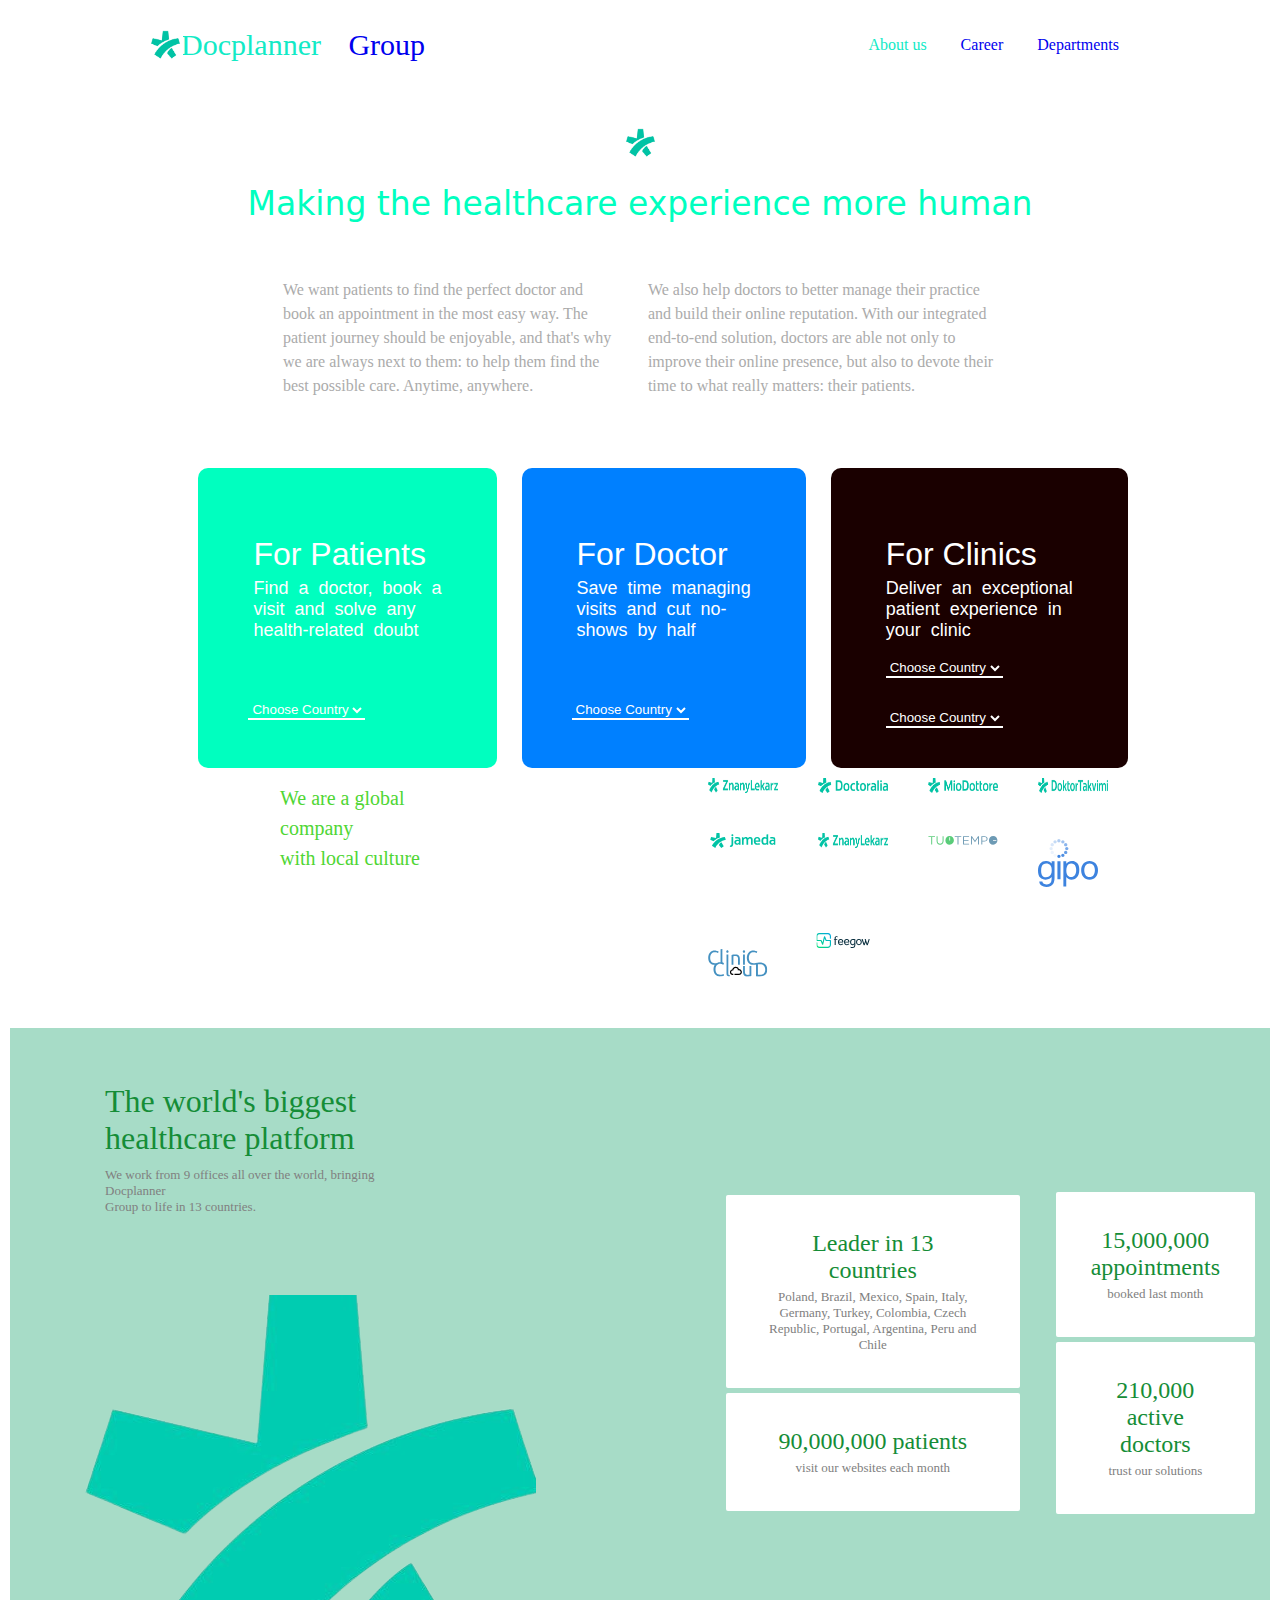
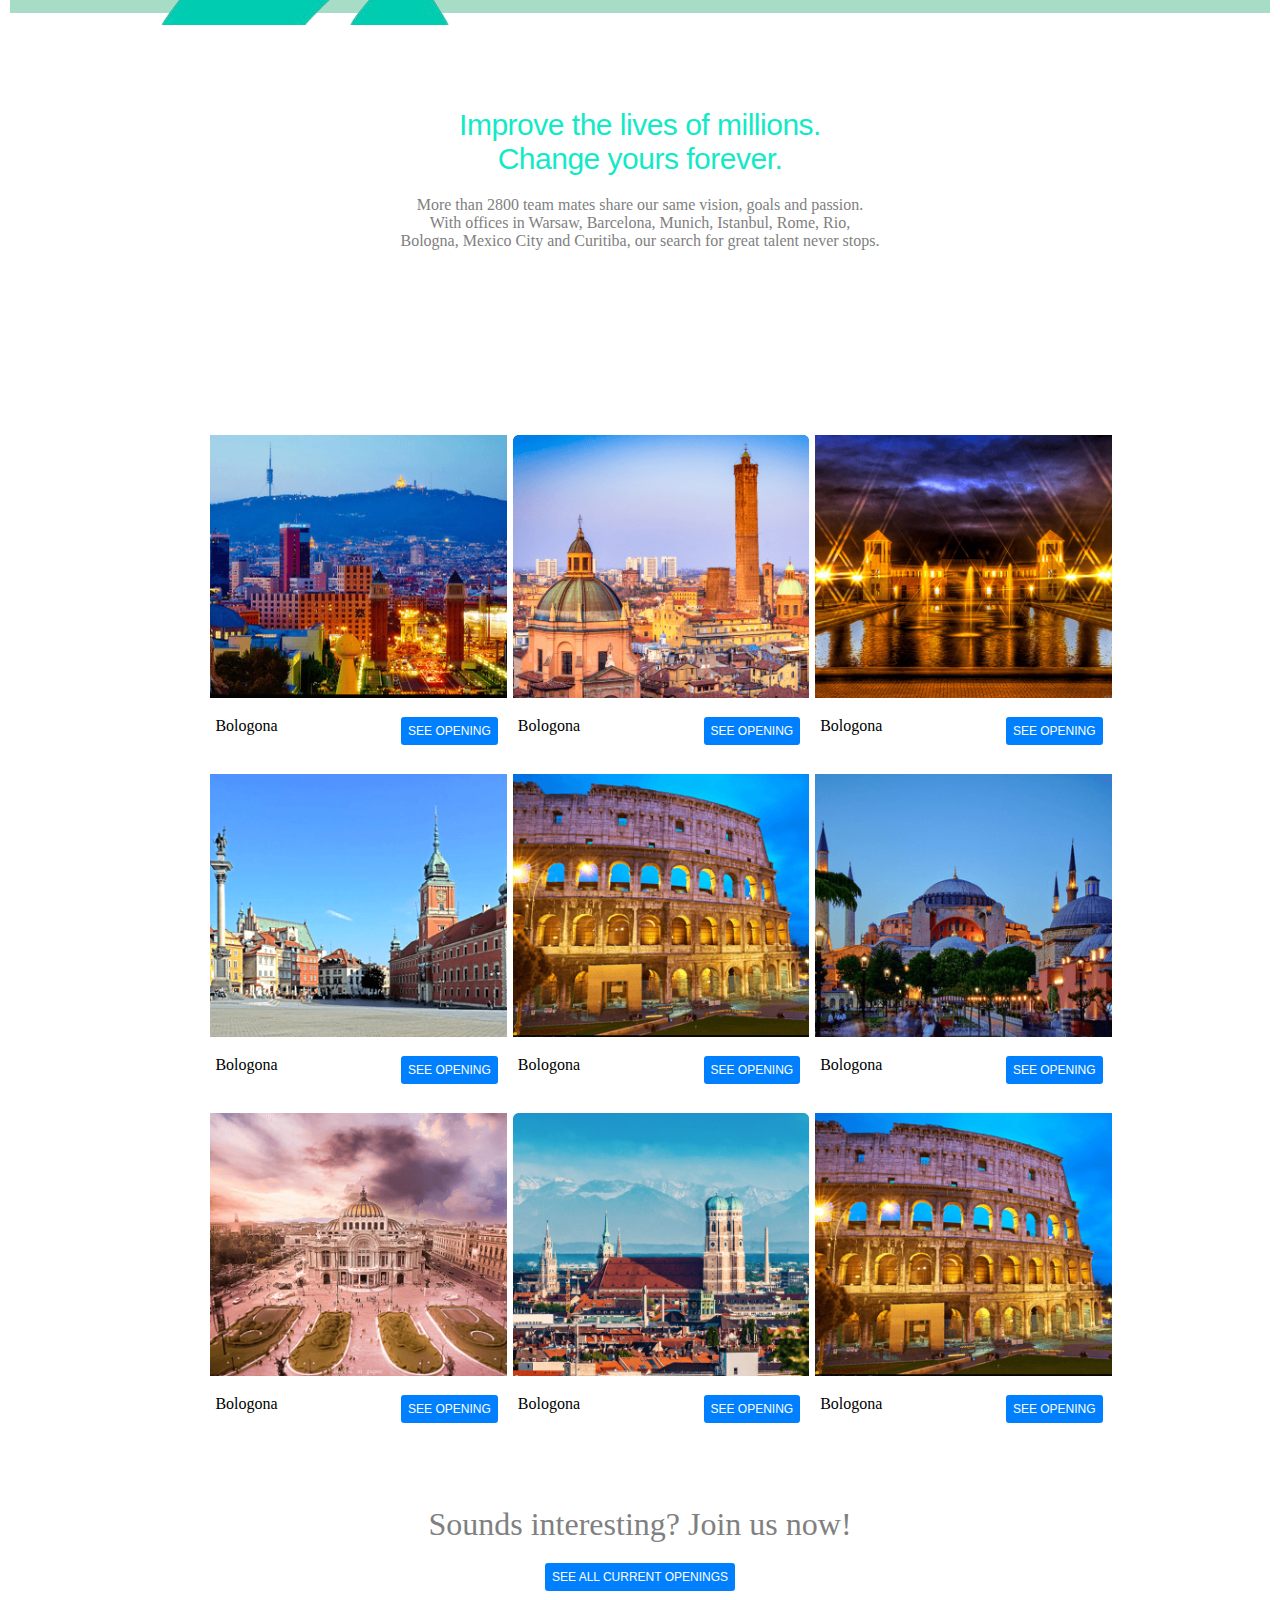
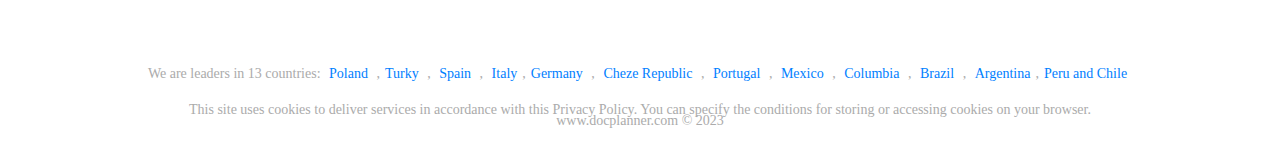
<file: index.html>
<!DOCTYPE html>
<html lang="en">
<head>
    <link rel="stylesheet" href="https://cdnjs.cloudflare.com/ajax/libs/font-awesome/6.4.0/css/all.min.css" integrity="sha512-iecdLmaskl7CVkqkXNQ/ZH/XLlvWZOJyj7Yy7tcenmpD1ypASozpmT/E0iPtmFIB46ZmdtAc9eNBvH0H/ZpiBw==" crossorigin="anonymous" referrerpolicy="no-referrer" />
    <meta charset="UTF-8">
    <meta name=c:\Users\USER\OneDrive\Documents\GitHub\appolo"viewport" content="width=device-width, initial-scale=1.0">
    <title>DocPlanner</title>
</head>
<body>
    <style>
        * {
            margin: 5px;
            
        }
        header {
            width: 80%;
            margin: 10px auto;
        }
        nav{
            display: flex;
            flex-basis: auto;
            justify-content: space-between;
            align-items: center;
            flex-wrap: wrap;
            
        }
        .links a{
            text-decoration: none;
            padding: 10px;
            line-height: 50px;
        }
        .logo1 {
            
            color: #12eac6;
        }
        .logo a {
            font-size: 30px;
            text-decoration: none;
            
        }
        .links a:active {
            color: #12eac6;
        }

        .links a:hover {
            color: #12eac6;
        }
        .logo a > span {
            padding: 5px;
        }
        .logo a span > img {
            position: absolute;
            top: 22px;
            margin-left: -13px;
            height: 35px;
            width: 35px;
            
        } 
        #about {
            color: #12eac6;
        }
        
        .section1 {
            display: flex;
            flex-direction: column ;
            align-items: center;
            padding-top: 30px;
            
            
            
        }
        .section1 div > h1 {
            
            font-family: system-ui, -apple-system, BlinkMacSystemFont, 'Segoe UI', Roboto, Oxygen, Ubuntu, Cantarell, 'Open Sans', 'Helvetica Neue', sans-serif;
            font-weight: 300;
            color: #00ffbf;
            font-size: 33px;
            
            
        }
       
        .content {
        
            display: flex;
            width: 60%;
            
            }

        .content div {
            padding: 30px 8px;
            line-height: 1.5em;
            color: #ababab;
        }

        .section2 {
            
            display: flex;
            justify-content: center;
            align-items: center;
            color: #fff;
            flex-wrap: wrap;
            font-family: Arial, Helvetica, sans-serif;
            width: 87%;
            padding-left: 100px;

            
           /* padding-right: 10%;    */
        }

        .section2 h1 {
            font-weight: 400;
            
        }
        .section2 p {
            word-spacing: 5px;
            /* width: 80%; */
            font-size: large;
        }
        .card1 {
            box-sizing: border-box;
            background-color:#00ffbf;
            border-radius: 10px;
            padding: 40px;
            width: fit-content;
            height: 300px;
            
        }
        .card1_row {
            display: block;
            align-items: center;
        }

        .card2 {
            box-sizing: border-box;
            background-color: #0080ff;
            border-radius: 10px;
            margin: 20px;
            padding: 40px;
            width: fit-content;
            height: 300px;
            
        }
        .card3 {
            box-sizing: border-box;
            background-color: #1a0000;
            border-radius: 10px;
            padding: 40px;
            width: fit-content;
            height: 300px;
            
            
            
        }

        .country {
            background-color: inherit;
            padding-top: 50px;
        }
        
        .select_coutry {
            border: none;
            background-color: inherit;
            border-bottom: 2px solid white;
            color: #fff;
        }

        .select_coutry option {
            background-color: inherit;
        }
        .select_row {
            display: block;
            
        }
        .select_row div {
            padding-top: 8px;
            padding-bottom: 8px;
        }

        .section3 {
            display: flex;
            flex-basis: 50%;
            flex-direction: row;
            margin-left: 220px;
            justify-content: space-between;
            margin-right: 125px;
            margin-top: -45px;
            
        }
        .section3 div > p {
            width: 70%;
            padding-left: 40px;
            padding-top: 25px;
            line-height: 30px;
            font-size: 20px;
            font-weight: 100 !important;
            color: #4fd634;
        }
        .image_col img {
            width: 70px;
            height: 15px;
            padding: 15px;
        
        }
        .image_col {
            display: flex;
            flex-wrap: wrap;
            
            
        }
        .images {
            margin-left: 150px;
            width: 50%;
            
        }

        
        .big {
             width : 60px !important;
            height: 60px !important;
        }
        .section4 {
            display: flex;
            align-items: center;
            background-color: #a7dcc7;
            height: 535px;
            padding-top: 50px;
            margin-left: 0px;
            margin-right: 0px !important;
           
        
        }
        .section4 div > p{
            font-size: small;
            color: gray;
        }
        .section_row {
            display: flex;
            align-items: center;
            margin-top: 20px;
        }
        .section_row div > div {
            background-color: #fff;
            width: fit-content;
            height: fit-content;
            border-radius: 2px;
            box-sizing: border-box;
            padding: 30px;
            text-align: center;

        }
        .section4_1 {
            padding: 60px;
        }
        .section4_1 h1 {
            font-weight: 300;
            color: #158d37;
        }
        .section_row h2 {
            color: #158d37;
            font-weight: 200;
        }
        .logo_crop {
            position: relative;
            margin-top: 10px;
            padding-top: 40px;
        }
        .heading1 {
            display: flex;
            flex-direction: column;
            justify-content: space-between;
            padding: 20px;

            
        }

        .section5 {
            display: flex;
            flex-direction: column;
            align-items: center;
            justify-content: center;
            padding: 80px;
           
        }
        .content2 {
            width: 45%;
            color: gray;
            text-align: center;
        }
        .content1 {
            width: 40%;
            font-weight: 200;
            color: #12eac6;
            font-size: 30px;
            font-family: Work Sans, Arial, sans-serif;
            text-align: center;
            letter-spacing: -0.5px;
        }

        .section6 {
            display: flex;
            flex-direction: row;
            align-content: center;
            flex-wrap: wrap;
            justify-content: center;
            width: 80%;
            margin-left: 150px;
            padding-top: 80px;
        }

        .section6 div > img {
            width: 98%;
            height: 80%;
            
        }

        .section6  div {
            margin-left:  -5px;
            width: 30%;
            
        }

        .section6 div:hover{
            box-shadow: 2px 1px #f0f7f4 ;
            border: 5px 10px 10px 12px;
            border-radius: 4px;
        }

        .card6 {
            display: flex;
            justify-content: space-between;
        }

        button {
            background-color: #0080ff;
            color: #fff;
            border: none;
            padding: 7px;
            font-weight: 500;
            font-size: 12px;
            border-radius: 3px;
        }
        .section7 {
            padding: 50px;
            display: flex;
            flex-direction: column;
            align-items: center;
        }

        .section7 div > h1{
            font-weight: 100;
            color: grey;
        }

        footer {
            display: flex;
            flex-direction: column;
            align-items: center;
            font-size: 14px;
            color: #ababab;
            word-spacing: 0.001px;
            
        }

        footer div p > a {
            text-decoration: none;
            color: #0080ff;
            
        }
        .last {
            margin-top: -20px;
        }
.block2 {
    width: 70% !important;
    margin-left: 25% !important;
}
    </style>
    <header>
        <nav>
            
            <div class="logo">
                <a href="#">
                    <span><img src="./lib/logo 1.png" ></span>
                    <span class="logo1">Docplanner</span>
                    <span class="logo2">Group</span>
                </a>
            </div>
            <div class="links">
                <a href="#" id="about">About us</a>
                <a href="#">Career</a>
                <a href="#">Departments</a>
            </div>
        </nav>
    </header>
    <section class="section1">
        <div>
            <img src="./lib/logo 1.png" width="35px" height="35px">
        </div>
        <div>
            <h1> Making the healthcare experience more human</h1>
        </div>
        <div class="content">
           <div>
            <p>We want patients to find the perfect doctor and book an appointment in the most easy way. The patient journey should be enjoyable, and that's why we are always next to them: to help them find the best possible care. Anytime, anywhere. </p>
           </div>
           <div>
            <p>We also help doctors to better manage their practice and build their online reputation. With our integrated end-to-end solution, doctors are able not only to improve their online presence, but also to devote their time to what really matters: their patients. </p>
           </div>
        </div>
    </section>
    <section class="section2">
        <div class="card1">
            <div class="card1_row">
                <div>
                    <i class="fa-solid fa-users"></i>
                </div>
                <div>
                    <h1> For Patients</h1>
                    <p>Find a doctor, book a <br>visit and solve any <br> health-related doubt</p>
                </div>
                
            </div>
            <div class="country">
                <select name="country" class="select_coutry">
                    <option value="">Choose Country </option>
                    <option value="Cameron">Cameron</option>
                    <option value="lybia">Libya</option>
                    <option value="Ghana">Ghana</option>
                    <option value="Nigeria">Togo</option>
                    <option value="Zambia">Zambia</option>
                    <option value="Mali">Mali</option>

                </select>
            </div>
        </div>
        <div class="card2">
            <div class= "card1_row">
                <div>
                <i class="fa-solid fa-user-doctor"></i>
                </div>
                <div>
                <h1>For Doctor</h1>
                <p>Save time managing <br>visits and cut no- <br>shows by half</p>
                </div>
            </div>
            <div class="country">
                <select name="country" class="select_coutry">
                    <option value="">Choose Country </option>
                    <option value="Cameron">Cameron</option>
                    <option value="lybia">Libya</option>
                    <option value="Ghana">Ghana</option>
                    <option value="Nigeria">Togo</option>
                    <option value="Zambia">Zambia</option>
                    <option value="Mali">Mali</option>

                </select>
            </div>
        </div>
        <div class="card3">
            <div class="card1_row">
                <div>
                    <i class="fa-thin fa-house-chimney-medical"></i>
                </div>
                <div>
                    <h1>For Clinics</h1>
                    <p>Deliver an exceptional <br>patient experience in <br> your clinic</p>
                </div>
                
            </div>
            <div class="select_row">
            <div class="country">
                <select name="country" class="select_coutry">
                    <option value="">Choose Country </option>
                    <option value="Cameron">Cameron</option>
                    <option value="lybia">Libya</option>
                    <option value="Ghana">Ghana</option>
                    <option value="Nigeria">Togo</option>
                    <option value="Zambia">Zambia</option>
                    <option value="Mali">Mali</option>

                </select>
            </div>
            <div class="country">
                <select name="country" class="select_coutry">
                    <option value="">Choose Country </option>
                    <option value="Cameron">Cameron</option>
                    <option value="lybia">Libya</option>
                    <option value="Ghana">Ghana</option>
                    <option value="Nigeria">Togo</option>
                    <option value="Zambia">Zambia</option>
                    <option value="Mali">Mali</option>

                </select>
            </div>
            </div>
            </div>
        </div>
    </section>
    <section class="section3">
        <div>
            <p> We are a global
                company <br>
                with local culture</p>
        </div>
        <div class="images">
        <div class="image_col">
            <img src = "./lib/znanylekarz.png"/>
            <img src="./lib/Doctoralia.png"/>
            <img src="./lib/MioDottore.png"/>
            <img src="./lib/doktortakvimi.png" alt="image3"/>
            <img src="./lib/logo-jameda.svg"/>
            <img src="./lib/znanylekarz.png"/>
            <img src="./lib/logo-tuotempo.svg"/>
            <img src="./lib/logo-gipo-primary.svg" class="big"/>
            <img src="./lib/logo-clinicloud.svg"  class="big"/>
            <img src="./lib/logo-feegow.svg " />
        </div>
        </div>
    </section>
    <section class="section4"> 
        
        <div class="section4_1">
            <div class="heading1">
                <h1>
                    The world's biggest <br>healthcare platform
                </h1>
                <p>
                    We work from 9 offices all over the world, bringing <br> Docplanner <br>Group to life in 13 countries.
                </p>
                </div>
                <div class="logo_crop">
                    <img src="./lib/logocropped.png"  />
                </div>
            
        </div>
        <div class="section_row">
        <div>
            <div class="block2">
                <h2> Leader in 13 <br>countries</h2>
                <p> Poland, Brazil, Mexico, Spain, Italy, Germany, Turkey, Colombia, Czech Republic, Portugal, Argentina, Peru and Chile</p>
            </div>
            <div class="block2">
                <h2>90,000,000 patients</h2>
                <p>visit our websites each month</p>
            </div>
        </div>
        <div>  
            <div>
              <h2>15,000,000 appointments</h2>
              <p>booked last month</p>
            </div>
            <div>
                <h2>210,000 active doctors</h2>
                <p>trust our solutions</p>
            </div>
        </div>
        </div>
        
    </section>
    <section class="section5">
        <div class="content1">
            <p>
                Improve the lives of millions.<br>Change yours forever.
            </p>
        </div>
        <div class="content2">
            <p>
            More than 2800 team mates share our same vision, goals and passion.
With offices in Warsaw, Barcelona, Munich, Istanbul, Rome, Rio, Bologna,
Mexico City and Curitiba, our search for great talent never stops.
</p>
        </div>
    </section>
    <section class="section6">
        <div>
            
            <img src="./lib/barcelona.png" />
            <span class="card6">
                <p> Bologona</p>
                <button>SEE OPENING</button>
            </span>
        </div>
        <div>
            <img src="./lib/bologna.png" />
            <span class="card6">
                <p> Bologona</p>
                <button>SEE OPENING</button>
            </span>
        </div>
        <div>
            <img src="./lib/curitiba.png"/>
            <span class="card6">
                <p> Bologona</p>
                <button>SEE OPENING</button>
            </span>
        </div>
        <div>
            <img src="./lib/warsaw.png" />
            <span class="card6">
                <p> Bologona</p>
                <button>SEE OPENING</button>
            </span>
        </div>
        <div>
            <img src="./lib/rome.png" />
            <span class="card6">
                <p> Bologona</p>
                <button>SEE OPENING</button>
            </span>
        </div>
        <div>
            <img src="./lib/istanbul.png" />
            <span class="card6">
                <p> Bologona</p>
                <button>SEE OPENING</button>
            </span>
        </div>
        <div>
            <img src="./lib/mexico-city.png" />
            <span class="card6">
                <p> Bologona</p>
                <button>SEE OPENING</button>
            </span>
        </div>
        <div>
            <img src="./lib/munich.png"/>
            <span class="card6">
                <p> Bologona</p>
                <button>SEE OPENING</button>
            </span>
        </div>
        <div>
            <img src="./lib/rome.png"/>
            <span class="card6">
                <p> Bologona</p>
                <button>SEE OPENING</button>
            </span>
        </div>
    </section>
    <section class="section7">
        <div>
        <h1>Sounds interesting? Join us now!</h1>
        </div>
        <div>
            <button> SEE ALL CURRENT OPENINGS </button>
        </div>
    </section>
    <footer>
        <div>
            <p>We are leaders in 13 countries: <a href="#">Poland</a> ,<a href="#">Turky</a> , <a href="#">Spain</a> , <a href="#">Italy</a>,<a href="#">Germany</a> , <a href="#">Cheze Republic</a> , <a href="#">Portugal</a> , <a href="#">Mexico</a> , <a href="#">Columbia</a> , <a href="#">Brazil</a> , <a href="#">Argentina</a>,<a href="#">Peru and Chile</a> </p>
        </div>
        <div>
            <p> This site uses cookies to deliver services in accordance with this Privacy Policy. You can specify the conditions for storing or accessing cookies on your browser.</p>
        </div>
        <div class="last">
            <p>www.docplanner.com © 2023</p>
        </div>
    </footer>
</body>
</html>
</file>
